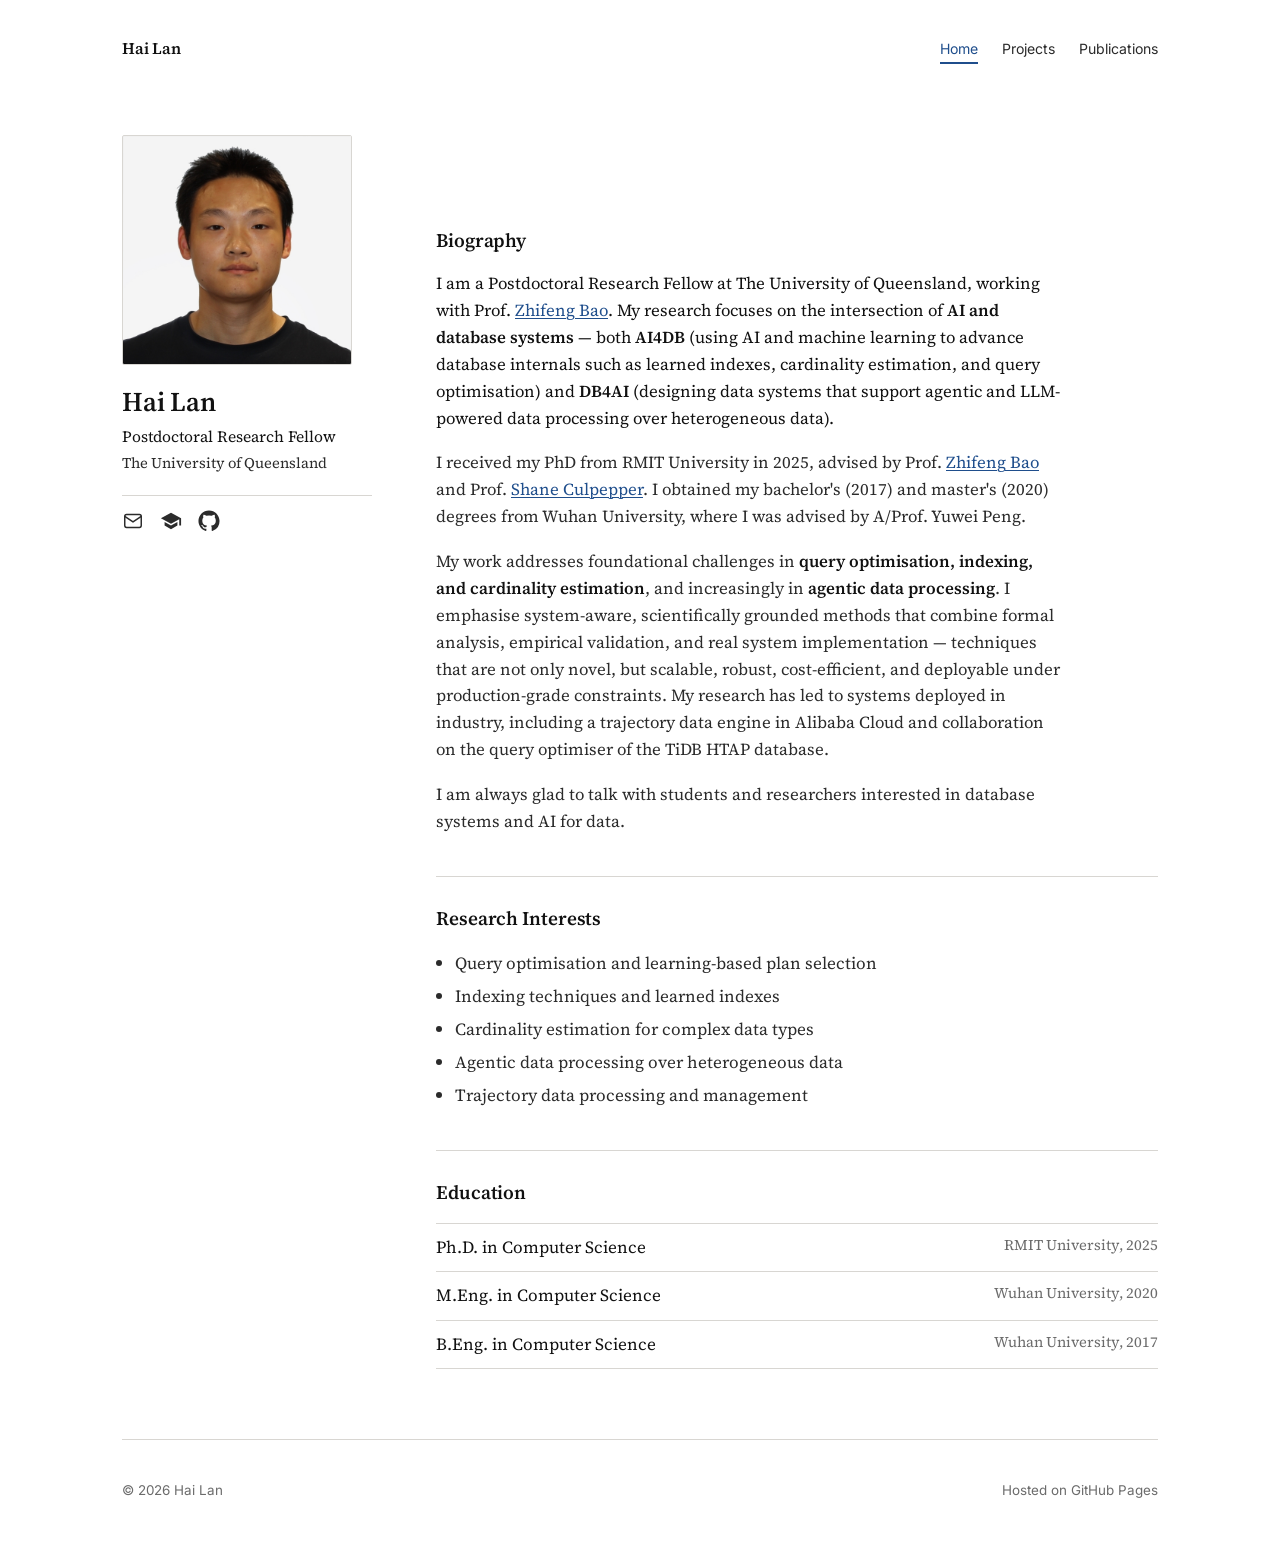
<file: index.html>
<!DOCTYPE html>
<html lang="en">
<head>
<meta charset="UTF-8">
<meta name="viewport" content="width=device-width, initial-scale=1">
<title>Hai Lan</title>
<meta name="description" content="Hai Lan — Postdoctoral Research Fellow at the University of Queensland, working at the intersection of AI and database systems.">
<link rel="preconnect" href="https://fonts.googleapis.com">
<link rel="preconnect" href="https://fonts.gstatic.com" crossorigin>
<link href="https://fonts.googleapis.com/css2?family=Source+Serif+4:ital,opsz,wght@0,8..60,400;0,8..60,500;0,8..60,600;1,8..60,400&family=Inter:wght@400;500;600&display=swap" rel="stylesheet">
<link rel="stylesheet" href="assets/style.css">
</head>
<body>
<div class="proj-shell">

  <div class="nav">
    <a class="home" href="index.html">Hai&nbsp;Lan</a>
    <nav>
      <a href="index.html" aria-current="page">Home</a>
      <a href="projects/index.html">Projects</a>
      <a href="publications.html">Publications</a>
    </nav>
  </div>

  <div class="home-grid">

    <!-- ===== LEFT: photo + identity card (sticky) ===== -->
    <aside class="home-card">
      <div class="photo-wrap">
        <img class="photo" src="assets/avatar.jpg" alt="Hai Lan"
             onerror="this.parentNode.classList.add('photo-empty'); this.remove();">
        <span class="photo-ph">Your photo<br><small>assets/avatar.jpg</small></span>
      </div>
      <h1 class="card-name">Hai&nbsp;Lan</h1>
      <p class="card-role">Postdoctoral Research Fellow</p>
      <p class="card-affil">The University of Queensland</p>

      <div class="card-icons">
        <a href="mailto:h.lan@uq.edu.au" aria-label="Email" title="h.lan@uq.edu.au">
          <svg viewBox="0 0 24 24" fill="none" stroke="currentColor" stroke-width="1.6" stroke-linecap="round" stroke-linejoin="round">
            <rect x="3" y="5" width="18" height="14" rx="2"/><path d="m3 7 9 6 9-6"/>
          </svg>
        </a>
        <a href="https://scholar.google.com.au/citations?hl=en&user=N9aGCT4AAAAJ" target="_blank" rel="noopener" aria-label="Google Scholar" title="Google Scholar">
          <svg viewBox="0 0 24 24" fill="currentColor">
            <path d="M12 3 1 9l11 6 9-4.91V17h2V9L12 3zM5 13.18v3.82L12 21l7-4v-3.82l-7 3.82-7-3.82z"/>
          </svg>
        </a>
        <a href="https://github.com/hailanwhu" target="_blank" rel="noopener" aria-label="GitHub" title="GitHub">
          <svg viewBox="0 0 24 24" fill="currentColor">
            <path d="M12 .5C5.65.5.5 5.65.5 12c0 5.08 3.29 9.39 7.86 10.91.58.1.79-.25.79-.56 0-.27-.01-1-.02-1.96-3.2.69-3.88-1.54-3.88-1.54-.52-1.33-1.28-1.69-1.28-1.69-1.05-.72.08-.7.08-.7 1.16.08 1.77 1.19 1.77 1.19 1.03 1.77 2.7 1.26 3.36.96.1-.75.4-1.26.73-1.55-2.55-.29-5.23-1.28-5.23-5.69 0-1.26.45-2.29 1.19-3.1-.12-.29-.52-1.46.11-3.05 0 0 .97-.31 3.18 1.18a11.1 11.1 0 0 1 5.79 0c2.2-1.49 3.17-1.18 3.17-1.18.63 1.59.23 2.76.11 3.05.74.81 1.19 1.84 1.19 3.1 0 4.42-2.69 5.39-5.25 5.68.41.36.78 1.06.78 2.14 0 1.55-.01 2.8-.01 3.18 0 .31.21.67.8.56A11.51 11.51 0 0 0 23.5 12C23.5 5.65 18.35.5 12 .5z"/>
          </svg>
        </a>
      </div>
    </aside>

    <!-- ===== RIGHT: bio + interests + education ===== -->
    <main class="home-main">

      <section class="bio">
        <h2>Biography</h2>

        <p class="lead">
          I am a Postdoctoral Research Fellow at The University of Queensland, working
          with Prof. <a href="https://baozhifeng.net/" target="_blank" rel="noopener">Zhifeng Bao</a>.
          My research focuses on the intersection of <strong>AI and database systems</strong>
          &mdash; both <strong>AI4DB</strong> (using AI and machine learning to advance
          database internals such as learned indexes, cardinality estimation, and query
          optimisation) and <strong>DB4AI</strong> (designing data systems that support
          agentic and LLM-powered data processing over heterogeneous data).
        </p>

        <p>
          I received my PhD from RMIT University in 2025, advised by Prof.
          <a href="https://baozhifeng.net/" target="_blank" rel="noopener">Zhifeng Bao</a>
          and Prof. <a href="https://about.uq.edu.au/experts/41331" target="_blank" rel="noopener">Shane Culpepper</a>.
          I obtained my bachelor's (2017) and master's (2020) degrees from Wuhan
          University, where I was advised by A/Prof. Yuwei Peng.
        </p>

        <p>
          My work addresses foundational challenges in <strong>query optimisation,
          indexing, and cardinality estimation</strong>, and increasingly in
          <strong>agentic data processing</strong>. I emphasise system-aware,
          scientifically grounded methods that combine formal analysis, empirical
          validation, and real system implementation &mdash; techniques that are not
          only novel, but scalable, robust, cost-efficient, and deployable under
          production-grade constraints. My research has led to systems deployed in
          industry, including a trajectory data engine in Alibaba Cloud and
          collaboration on the query optimiser of the TiDB HTAP database.
        </p>

        <p>
          I am always glad to talk with students and researchers interested in
          database systems and AI for data.
        </p>
      </section>

      <section class="meta-block">
        <h2>Research Interests</h2>
        <ul class="bullets">
          <li>Query optimisation and learning-based plan selection</li>
          <li>Indexing techniques and learned indexes</li>
          <li>Cardinality estimation for complex data types</li>
          <li>Agentic data processing over heterogeneous data</li>
          <li>Trajectory data processing and management</li>
        </ul>
      </section>

      <section class="meta-block">
        <h2>Education</h2>
        <ul class="edu">
          <li>
            <span class="degree">Ph.D. in Computer Science</span>
            <span class="inst">RMIT University, 2025</span>
          </li>
          <li>
            <span class="degree">M.Eng. in Computer Science</span>
            <span class="inst">Wuhan University, 2020</span>
          </li>
          <li>
            <span class="degree">B.Eng. in Computer Science</span>
            <span class="inst">Wuhan University, 2017</span>
          </li>
        </ul>
      </section>

    </main>

  </div>

  <footer>
    <span>&copy; 2026 Hai Lan</span>
    <span>Hosted on GitHub Pages</span>
  </footer>

</div>
</body>
</html>
</file>
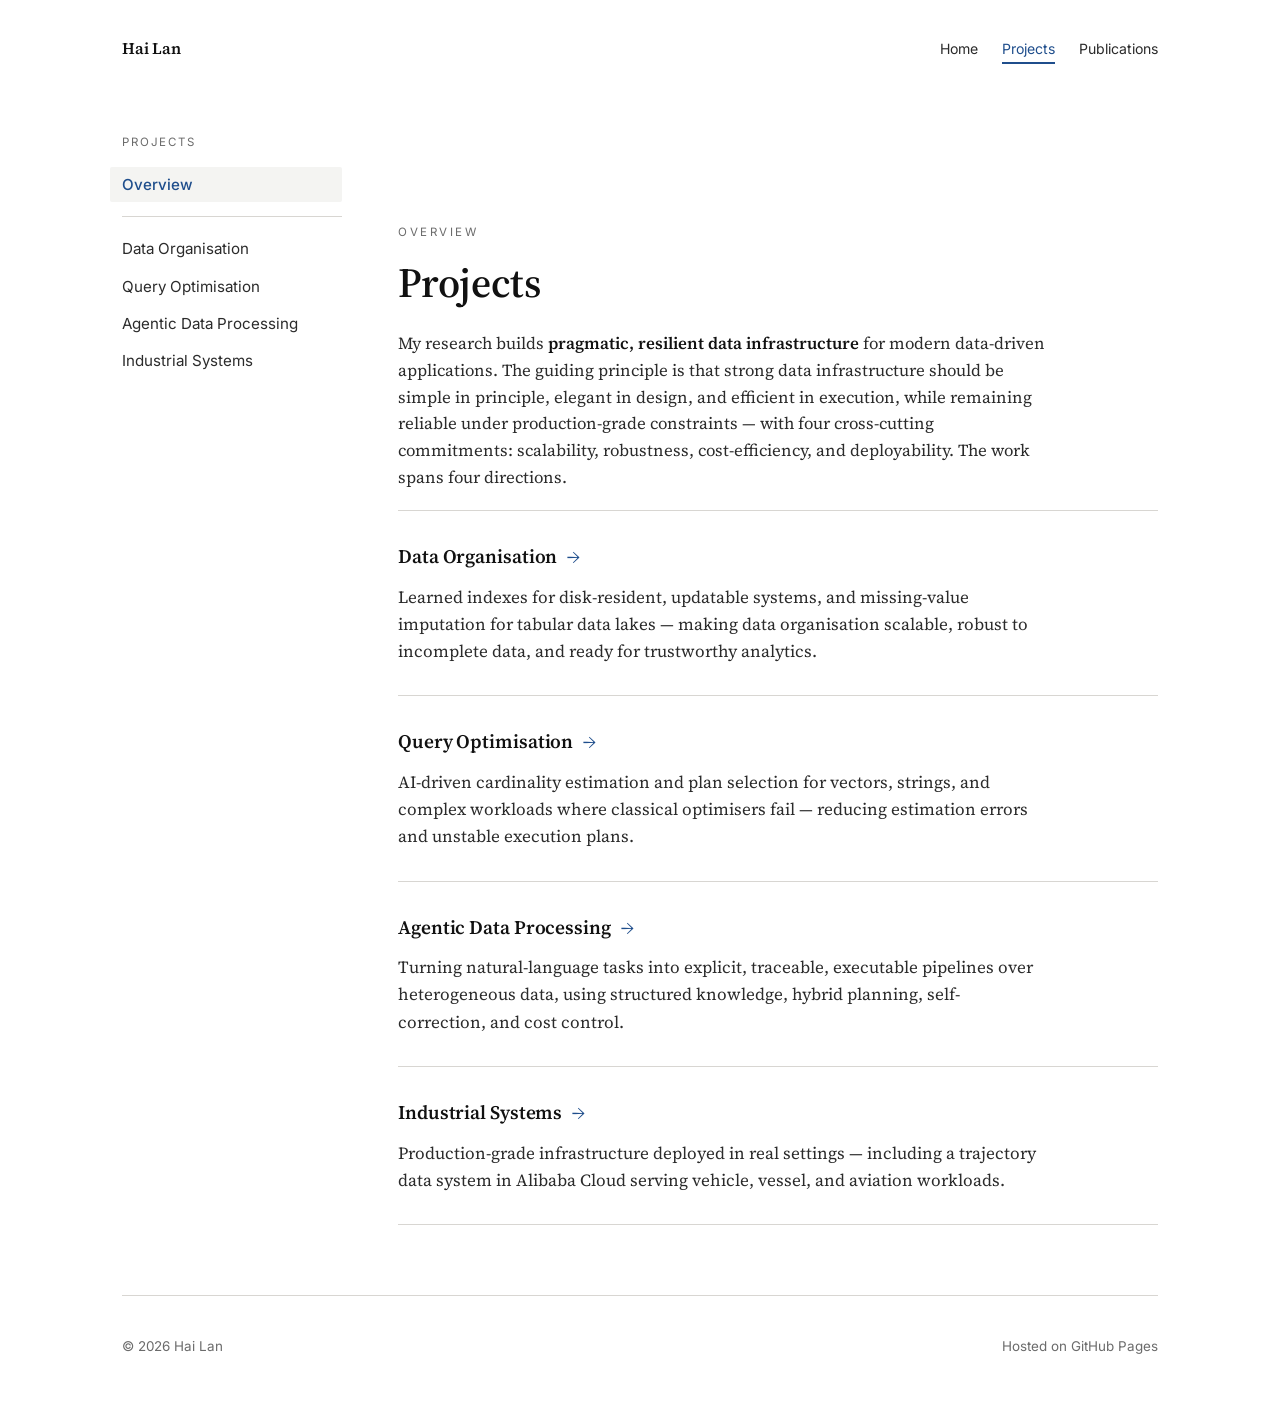
<file: projects/index.html>
<!DOCTYPE html>
<html lang="en">
<head>
<meta charset="UTF-8">
<meta name="viewport" content="width=device-width, initial-scale=1">
<title>Projects &middot; Hai Lan</title>
<meta name="description" content="Research projects by Hai Lan.">
<link rel="preconnect" href="https://fonts.googleapis.com">
<link rel="preconnect" href="https://fonts.gstatic.com" crossorigin>
<link href="https://fonts.googleapis.com/css2?family=Source+Serif+4:ital,opsz,wght@0,8..60,400;0,8..60,500;0,8..60,600;1,8..60,400&family=Inter:wght@400;500;600&display=swap" rel="stylesheet">
<link rel="stylesheet" href="../assets/style.css">
</head>
<body>
<div class="proj-shell">

  <div class="nav">
    <a class="home" href="../index.html">Hai&nbsp;Lan</a>
    <nav>
      <a href="../index.html">Home</a>
      <a href="index.html" aria-current="page">Projects</a>
      <a href="../publications.html">Publications</a>
    </nav>
  </div>

  <div class="proj-grid">

    <aside class="proj-side">
      <p class="side-label">Projects</p>
      <ul>
        <li><a href="index.html" aria-current="page">Overview</a></li>
        <hr class="side-sep">
        <li><a href="data-organisation.html">Data Organisation</a></li>
        <li><a href="query-optimisation.html">Query Optimisation</a></li>
        <li><a href="agentic-data.html">Agentic Data Processing</a></li>
        <li><a href="industrial.html">Industrial Systems</a></li>
      </ul>
    </aside>

    <main class="proj-main">
      <p class="eyebrow">Overview</p>
      <h1 class="title">Projects</h1>

      <div class="cat-intro">
        <p>
          My research builds <strong>pragmatic, resilient data infrastructure</strong>
          for modern data-driven applications. The guiding principle is that strong
          data infrastructure should be simple in principle, elegant in design, and
          efficient in execution, while remaining reliable under production-grade
          constraints &mdash; with four cross-cutting commitments: scalability,
          robustness, cost-efficiency, and deployability. The work spans four
          directions.
        </p>
      </div>

      <ul class="cat-list">
        <li>
          <a class="cat-title" href="data-organisation.html">
            Data&nbsp;Organisation <span class="arrow">&rarr;</span>
          </a>
          <p class="cat-blurb">
            Learned indexes for disk-resident, updatable systems, and missing-value
            imputation for tabular data lakes &mdash; making data organisation
            scalable, robust to incomplete data, and ready for trustworthy analytics.
          </p>
        </li>
        <li>
          <a class="cat-title" href="query-optimisation.html">
            Query&nbsp;Optimisation <span class="arrow">&rarr;</span>
          </a>
          <p class="cat-blurb">
            AI-driven cardinality estimation and plan selection for vectors, strings,
            and complex workloads where classical optimisers fail &mdash; reducing
            estimation errors and unstable execution plans.
          </p>
        </li>
        <li>
          <a class="cat-title" href="agentic-data.html">
            Agentic Data&nbsp;Processing <span class="arrow">&rarr;</span>
          </a>
          <p class="cat-blurb">
            Turning natural-language tasks into explicit, traceable, executable
            pipelines over heterogeneous data, using structured knowledge,
            hybrid planning, self-correction, and cost control.
          </p>
        </li>
        <li>
          <a class="cat-title" href="industrial.html">
            Industrial&nbsp;Systems <span class="arrow">&rarr;</span>
          </a>
          <p class="cat-blurb">
            Production-grade infrastructure deployed in real settings &mdash; including
            a trajectory data system in Alibaba Cloud serving vehicle, vessel, and
            aviation workloads.
          </p>
        </li>
      </ul>
    </main>

  </div>

  <footer>
    <span>&copy; 2026 Hai Lan</span>
    <span>Hosted on GitHub Pages</span>
  </footer>

</div>
</body>
</html>
</file>
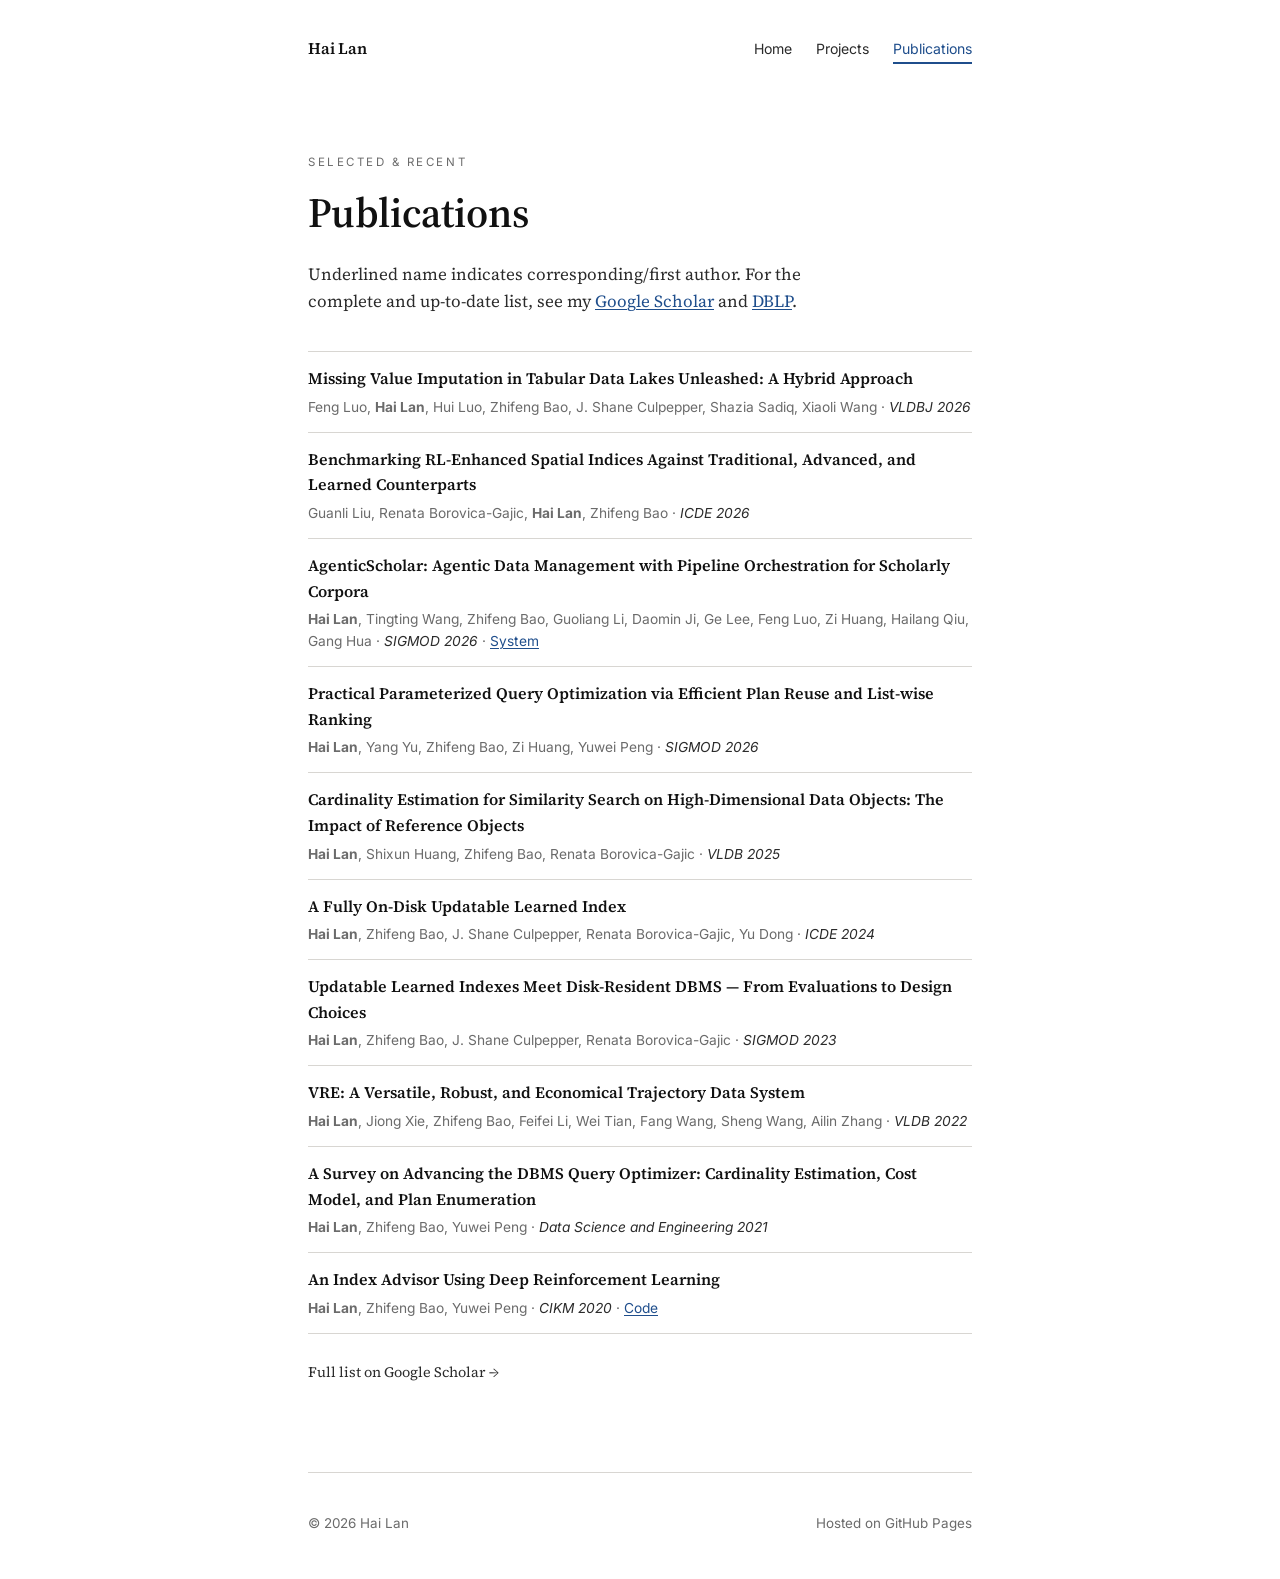
<file: publications.html>
<!DOCTYPE html>
<html lang="en">
<head>
<meta charset="UTF-8">
<meta name="viewport" content="width=device-width, initial-scale=1">
<title>Publications &middot; Hai Lan</title>
<meta name="description" content="Publications by Hai Lan.">
<link rel="preconnect" href="https://fonts.googleapis.com">
<link rel="preconnect" href="https://fonts.gstatic.com" crossorigin>
<link href="https://fonts.googleapis.com/css2?family=Source+Serif+4:ital,opsz,wght@0,8..60,400;0,8..60,500;0,8..60,600;1,8..60,400&family=Inter:wght@400;500;600&display=swap" rel="stylesheet">
<link rel="stylesheet" href="assets/style.css">
</head>
<body>
<div class="page">

  <div class="nav">
    <a class="home" href="index.html">Hai&nbsp;Lan</a>
    <nav>
      <a href="index.html">Home</a>
      <a href="projects/index.html">Projects</a>
      <a href="publications.html" aria-current="page">Publications</a>
    </nav>
  </div>

  <main>
    <p class="eyebrow">Selected &amp; Recent</p>
    <h1 class="title">Publications</h1>

    <div class="intro">
      <p>
        Underlined name indicates corresponding/first author. For the complete and
        up-to-date list, see my
        <a class="inline" href="https://scholar.google.com.au/citations?hl=en&user=N9aGCT4AAAAJ" target="_blank" rel="noopener">Google&nbsp;Scholar</a>
        and
        <a class="inline" href="https://dblp.org/pid/183/0793.html" target="_blank" rel="noopener">DBLP</a>.
      </p>
    </div>

    <ul class="pubs">

      <li>
        <div class="pub-title">Missing Value Imputation in Tabular Data Lakes Unleashed: A Hybrid Approach</div>
        <div class="pub-meta">
          Feng Luo, <strong>Hai Lan</strong>, Hui Luo, Zhifeng Bao, J. Shane Culpepper, Shazia Sadiq, Xiaoli Wang &middot;
          <span class="venue">VLDBJ 2026</span>
        </div>
      </li>

      <li>
        <div class="pub-title">Benchmarking RL-Enhanced Spatial Indices Against Traditional, Advanced, and Learned Counterparts</div>
        <div class="pub-meta">
          Guanli Liu, Renata Borovica-Gajic, <strong>Hai Lan</strong>, Zhifeng Bao &middot;
          <span class="venue">ICDE 2026</span>
        </div>
      </li>

      <li>
        <div class="pub-title">AgenticScholar: Agentic Data Management with Pipeline Orchestration for Scholarly Corpora</div>
        <div class="pub-meta">
          <strong>Hai Lan</strong>, Tingting Wang, Zhifeng Bao, Guoliang Li, Daomin Ji, Ge Lee, Feng Luo, Zi Huang, Hailang Qiu, Gang Hua &middot;
          <span class="venue">SIGMOD 2026</span> &middot;
          <a href="#" target="_blank" rel="noopener">System</a>
        </div>
      </li>

      <li>
        <div class="pub-title">Practical Parameterized Query Optimization via Efficient Plan Reuse and List-wise Ranking</div>
        <div class="pub-meta">
          <strong>Hai Lan</strong>, Yang Yu, Zhifeng Bao, Zi Huang, Yuwei Peng &middot;
          <span class="venue">SIGMOD 2026</span>
        </div>
      </li>

      <li>
        <div class="pub-title">Cardinality Estimation for Similarity Search on High-Dimensional Data Objects: The Impact of Reference Objects</div>
        <div class="pub-meta">
          <strong>Hai Lan</strong>, Shixun Huang, Zhifeng Bao, Renata Borovica-Gajic &middot;
          <span class="venue">VLDB 2025</span>
        </div>
      </li>

      <li>
        <div class="pub-title">A Fully On-Disk Updatable Learned Index</div>
        <div class="pub-meta">
          <strong>Hai Lan</strong>, Zhifeng Bao, J. Shane Culpepper, Renata Borovica-Gajic, Yu Dong &middot;
          <span class="venue">ICDE 2024</span>
        </div>
      </li>

      <li>
        <div class="pub-title">Updatable Learned Indexes Meet Disk-Resident DBMS &mdash; From Evaluations to Design Choices</div>
        <div class="pub-meta">
          <strong>Hai Lan</strong>, Zhifeng Bao, J. Shane Culpepper, Renata Borovica-Gajic &middot;
          <span class="venue">SIGMOD 2023</span>
        </div>
      </li>

      <li>
        <div class="pub-title">VRE: A Versatile, Robust, and Economical Trajectory Data System</div>
        <div class="pub-meta">
          <strong>Hai Lan</strong>, Jiong Xie, Zhifeng Bao, Feifei Li, Wei Tian, Fang Wang, Sheng Wang, Ailin Zhang &middot;
          <span class="venue">VLDB 2022</span>
        </div>
      </li>

      <li>
        <div class="pub-title">A Survey on Advancing the DBMS Query Optimizer: Cardinality Estimation, Cost Model, and Plan Enumeration</div>
        <div class="pub-meta">
          <strong>Hai Lan</strong>, Zhifeng Bao, Yuwei Peng &middot;
          <span class="venue">Data Science and Engineering 2021</span>
        </div>
      </li>

      <li>
        <div class="pub-title">An Index Advisor Using Deep Reinforcement Learning</div>
        <div class="pub-meta">
          <strong>Hai Lan</strong>, Zhifeng Bao, Yuwei Peng &middot;
          <span class="venue">CIKM 2020</span> &middot;
          <a href="https://github.com/rmitbggroup/IndexAdvisor" target="_blank" rel="noopener">Code</a>
        </div>
      </li>

    </ul>

    <p style="margin-top:24px;">
      <a class="back" href="https://scholar.google.com.au/citations?hl=en&user=N9aGCT4AAAAJ" target="_blank" rel="noopener" style="margin-top:0;">Full list on Google Scholar &rarr;</a>
    </p>
  </main>

  <footer>
    <span>&copy; 2026 Hai Lan</span>
    <span>Hosted on GitHub Pages</span>
  </footer>

</div>
</body>
</html>
</file>
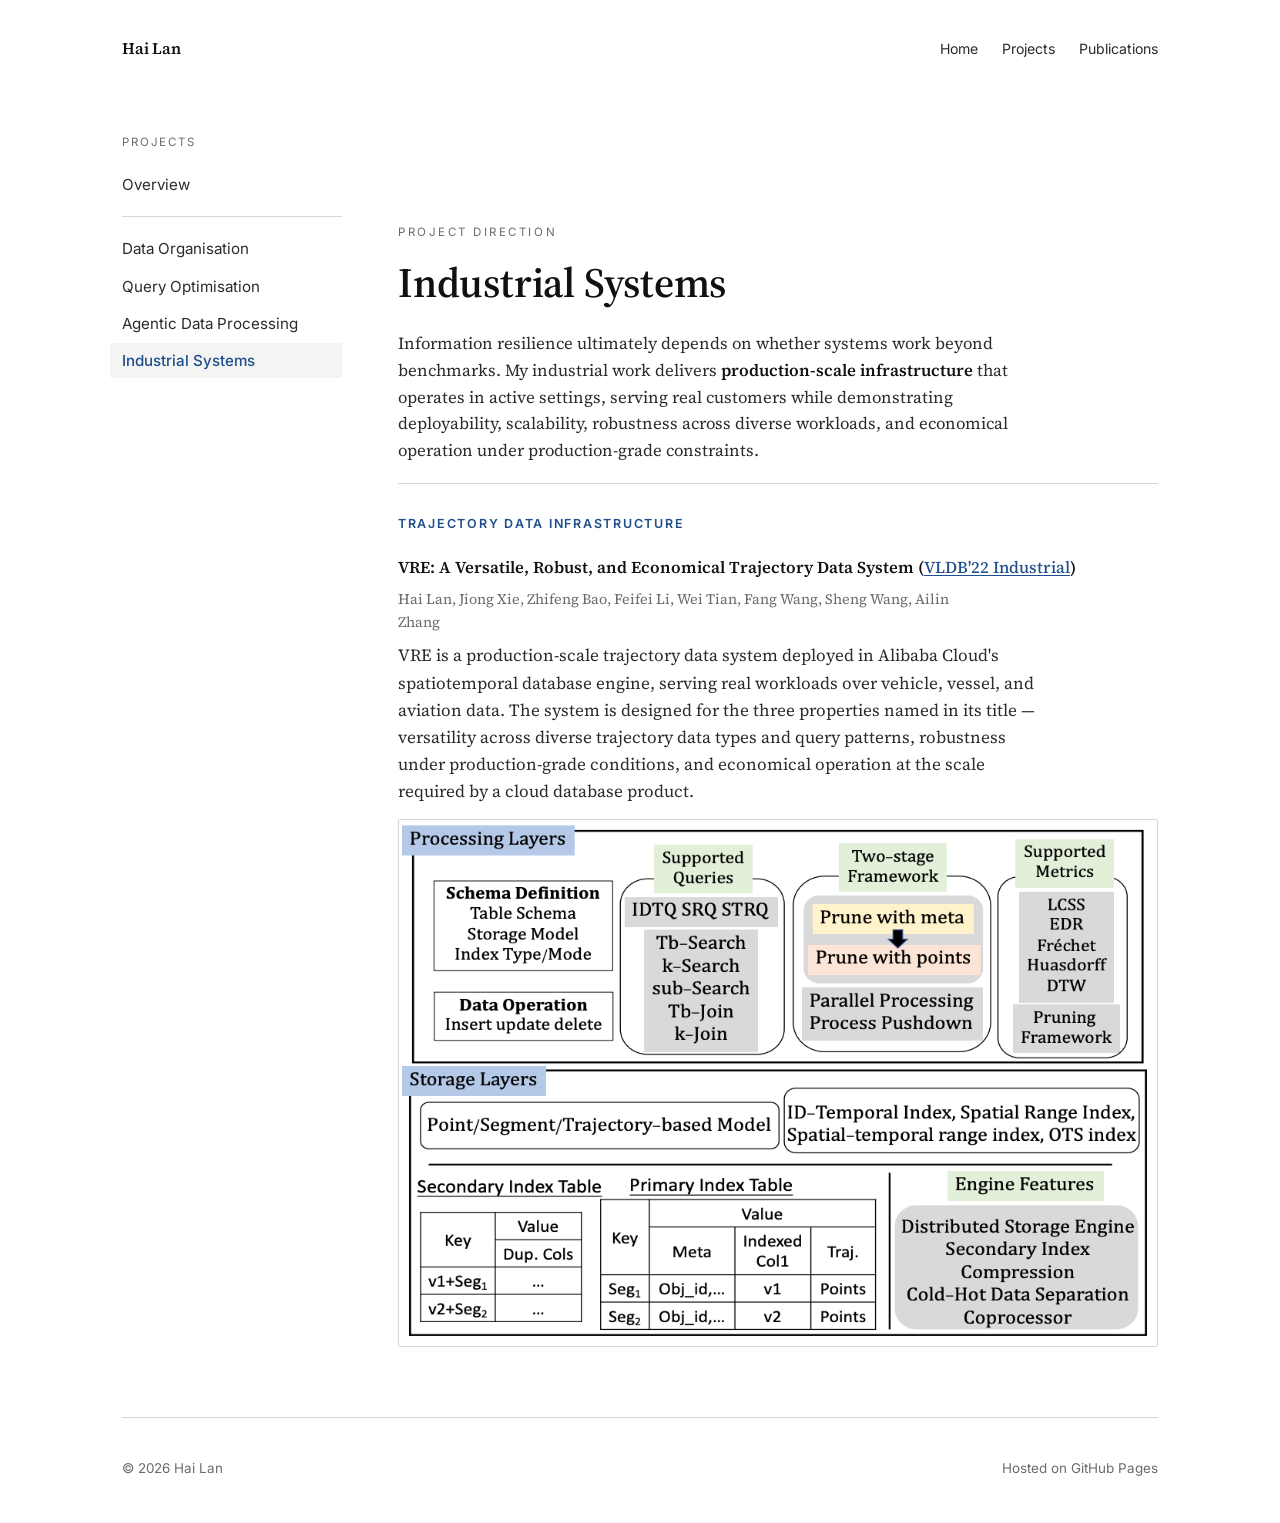
<file: projects/industrial.html>
<!DOCTYPE html>
<html lang="en">
<head>
<meta charset="UTF-8">
<meta name="viewport" content="width=device-width, initial-scale=1">
<title>Industrial Systems &middot; Hai Lan</title>
<meta name="description" content="Production-grade systems deployed in industry.">
<link rel="preconnect" href="https://fonts.googleapis.com">
<link rel="preconnect" href="https://fonts.gstatic.com" crossorigin>
<link href="https://fonts.googleapis.com/css2?family=Source+Serif+4:ital,opsz,wght@0,8..60,400;0,8..60,500;0,8..60,600;1,8..60,400&family=Inter:wght@400;500;600&display=swap" rel="stylesheet">
<link rel="stylesheet" href="../assets/style.css">
</head>
<body>
<div class="proj-shell">

  <div class="nav">
    <a class="home" href="../index.html">Hai&nbsp;Lan</a>
    <nav>
      <a href="../index.html">Home</a>
      <a href="index.html">Projects</a>
      <a href="../publications.html">Publications</a>
    </nav>
  </div>

  <div class="proj-grid">

    <aside class="proj-side">
      <p class="side-label">Projects</p>
      <ul>
        <li><a href="index.html">Overview</a></li>
        <hr class="side-sep">
        <li><a href="data-organisation.html">Data Organisation</a></li>
        <li><a href="query-optimisation.html">Query Optimisation</a></li>
        <li><a href="agentic-data.html">Agentic Data Processing</a></li>
        <li><a href="industrial.html" aria-current="page">Industrial Systems</a></li>
      </ul>
    </aside>

    <main class="proj-main">
      <p class="eyebrow">Project Direction</p>
      <h1 class="title">Industrial&nbsp;Systems</h1>

      <div class="cat-intro">
        <p>Information resilience ultimately depends on whether systems work
        beyond benchmarks. My industrial work delivers
        <strong>production-scale infrastructure</strong> that operates in active
        settings, serving real customers while demonstrating deployability,
        scalability, robustness across diverse workloads, and economical operation
        under production-grade constraints.</p>
      </div>

      <section class="topic">
        <h2>Trajectory Data Infrastructure</h2>

        <article class="paper">
          <p class="ptitle">
            VRE: A Versatile, Robust, and Economical Trajectory Data System
            <span class="plinks">
              (<a href="#" target="_blank" rel="noopener">VLDB'22 Industrial</a>)
            </span>
          </p>
          <p class="pdesc" style="color:var(--ink-faint);font-size:0.9rem;margin-bottom:8px;">Hai Lan, Jiong Xie, Zhifeng Bao, Feifei Li, Wei Tian, Fang Wang, Sheng Wang, Ailin Zhang</p>
          <p class="pdesc">
            VRE is a production-scale trajectory data system deployed in
            Alibaba Cloud's spatiotemporal database engine, serving real
            workloads over vehicle, vessel, and aviation data. The system is
            designed for the three properties named in its title &mdash;
            versatility across diverse trajectory data types and query patterns,
            robustness under production-grade conditions, and economical operation
            at the scale required by a cloud database product.
          </p>
          <div class="media">
            <div class="figure"><img src="../assets/vre.png" alt="VRE"></div>
          </div>
        </article>
      </section>

    </main>
  </div>

  <footer>
    <span>&copy; 2026 Hai Lan</span>
    <span>Hosted on GitHub Pages</span>
  </footer>

</div>
</body>
</html>
</file>
<file: assets/style.css>
/* ============================================================
   Shared stylesheet — academic personal site
   Visual language: serious, scholarly, paper-like.
   White background, dark serif text, classic blue links.
   ============================================================ */

:root {
  /* Palette: white paper, near-black ink, classic academic blue */
  --paper:      #ffffff;
  --paper-2:    #f4f4f2;
  --ink:        #111111;
  --ink-soft:   #2b2b2b;
  --ink-faint:  #6b6b6b;
  --accent:     #1f4e8c;   /* classic academic blue */
  --rule:       #d8d6d2;

  --maxw: 720px;          /* readable column for prose pages */

  /* Typography: serif body (scholarly), tighter sans for nav/tags */
  --serif: "Source Serif 4", "Charter", "Iowan Old Style", Georgia, "Times New Roman", serif;
  --sans:  "Inter", "Helvetica Neue", Arial, sans-serif;
}

* { box-sizing: border-box; }
html { -webkit-text-size-adjust: 100%; }

body {
  margin: 0;
  background: var(--paper);
  color: var(--ink);
  font-family: var(--serif);
  font-size: 17px;
  line-height: 1.6;
  -webkit-font-smoothing: antialiased;
  text-rendering: optimizeLegibility;
}
/* remove the warm radial overlay */
body::before { display: none; }
.page {
  max-width: var(--maxw);
  margin: 0 auto;
  padding: 0 28px;
  min-height: 100vh;
  display: flex;
  flex-direction: column;
}

/* ---------- nav (minimal, same on every page) ---------- */
.nav {
  display: flex;
  align-items: baseline;
  justify-content: space-between;
  flex-wrap: wrap;
  gap: 12px;
  padding: 36px 0 0;
}
.nav .home {
  font-family: var(--serif);
  font-size: 1.1rem;
  font-weight: 600;
  letter-spacing: -0.01em;
  color: var(--ink);
  text-decoration: none;
}
.nav .home:hover { color: var(--accent); }
.nav nav { display: flex; gap: 24px; font-size: 0.92rem; }
.nav nav a {
  color: var(--ink-soft);
  text-decoration: none;
  position: relative;
  padding-bottom: 2px;
  transition: color 0.18s ease;
}
.nav nav a::after {
  content: ""; position: absolute; left: 0; bottom: -1px;
  width: 0; height: 1.5px; background: var(--accent);
  transition: width 0.22s ease;
}
.nav nav a:hover,
.nav nav a[aria-current="page"] { color: var(--accent); }
.nav nav a:hover::after,
.nav nav a[aria-current="page"]::after { width: 100%; }

/* ---------- main: vertically generous ---------- */
main {
  flex: 1;
  padding-top: 90px;
  animation: rise 0.65s cubic-bezier(0.2,0.7,0.2,1) both;
}

.eyebrow {
  font-size: 0.76rem;
  letter-spacing: 0.18em;
  text-transform: uppercase;
  color: var(--accent);
  margin: 0 0 18px;
}

h1.title {
  font-family: var(--serif);
  font-weight: 600;
  font-size: clamp(2.3rem, 6vw, 3.2rem);
  line-height: 1.05;
  letter-spacing: -0.02em;
  margin: 0 0 24px;
}

/* body prose — the single focus of each page */
.prose p {
  font-size: 1.06rem;
  color: var(--ink-soft);
  margin: 0 0 20px;
  max-width: 60ch;
}
.prose p.lead { color: var(--ink); font-size: 1.12rem; }
.prose strong { color: var(--ink); font-weight: 600; }
.prose a {
  color: var(--accent);
  text-decoration: none;
  border-bottom: 1px solid rgba(154,59,27,0.32);
  transition: border-color 0.18s ease;
}
.prose a:hover { border-color: var(--accent); }

/* contact line on home */
.links {
  display: flex; flex-wrap: wrap;
  gap: 8px 22px;
  font-size: 0.95rem;
  margin-top: 30px;
}
.links a {
  color: var(--ink-soft);
  text-decoration: none;
  border-bottom: 1px solid var(--rule);
  padding-bottom: 1px;
  transition: color 0.18s ease, border-color 0.18s ease;
}
.links a:hover { color: var(--accent); border-color: var(--accent); }

/* ---------- projects overview: category list ---------- */
.cat-list { list-style: none; padding: 0; margin: 8px 0 0; }
.cat-list li {
  border-top: 1px solid var(--rule);
  padding: 30px 0;
}
.cat-list li:last-child { border-bottom: 1px solid var(--rule); }
.cat-list a.cat-title {
  font-family: var(--serif);
  font-size: 1.5rem;
  font-weight: 600;
  letter-spacing: -0.01em;
  color: var(--ink);
  text-decoration: none;
  display: inline-flex; align-items: center; gap: 10px;
  transition: color 0.18s ease, gap 0.2s ease;
}
.cat-list a.cat-title:hover { color: var(--accent); gap: 16px; }
.cat-list a.cat-title .arrow { color: var(--accent); font-weight: 400; }
.cat-list .cat-blurb {
  margin: 12px 0 0;
  color: var(--ink-soft);
  max-width: 60ch;
}

/* ---------- category page: project entries ---------- */
.entry {
  border-top: 1px solid var(--rule);
  padding: 34px 0;
}
.entry:last-of-type { border-bottom: 1px solid var(--rule); }
.entry h2 {
  font-family: var(--serif);
  font-weight: 600;
  font-size: 1.4rem;
  letter-spacing: -0.01em;
  margin: 0 0 12px;
}
.entry p { color: var(--ink-soft); margin: 0 0 16px; max-width: 60ch; }

.resources { display: flex; flex-wrap: wrap; gap: 9px; margin-top: 16px; }
.resource {
  display: inline-flex; align-items: center; gap: 7px;
  font-size: 0.88rem;
  color: var(--ink);
  text-decoration: none;
  background: var(--paper-2);
  border: 1px solid var(--rule);
  border-radius: 8px;
  padding: 7px 13px;
  transition: border-color 0.18s ease, transform 0.18s ease, background 0.18s ease;
}
.resource:hover { border-color: var(--accent); background: #fff; transform: translateY(-1px); }
.resource .dot { width: 6px; height: 6px; border-radius: 50%; background: var(--accent); flex: none; }

/* ---------- publications ---------- */
.pubs { list-style: none; padding: 0; margin: 8px 0 0; }
.pubs li { padding: 20px 0; border-top: 1px solid var(--rule); }
.pubs li:last-child { border-bottom: 1px solid var(--rule); }
.pub-title { color: var(--ink); font-weight: 500; font-size: 1.04rem; }
.pub-meta { font-size: 0.9rem; color: var(--ink-faint); margin-top: 4px; }
.pub-meta .venue { color: var(--accent); font-style: italic; }
.pub-meta a { color: var(--ink-faint); border-bottom: 1px solid var(--rule); text-decoration: none; }
.pub-meta a:hover { color: var(--accent); border-color: var(--accent); }

/* ---------- intro paragraph above a list ---------- */
.intro { margin: 0 0 36px; }
.intro p { color: var(--ink-soft); max-width: 60ch; }

/* ---------- back link ---------- */
.back {
  display: inline-flex; align-items: center; gap: 7px;
  font-size: 0.9rem; color: var(--ink-soft);
  text-decoration: none; margin-top: 54px;
}
.back:hover { color: var(--accent); }

/* ---------- footer ---------- */
footer {
  padding: 40px 0 44px;
  margin-top: 70px;
  border-top: 1px solid var(--rule);
  font-size: 0.84rem;
  color: var(--ink-faint);
  display: flex; justify-content: space-between; flex-wrap: wrap; gap: 10px;
}

/* ---------- motion ---------- */
@keyframes rise {
  from { opacity: 0; transform: translateY(12px); }
  to   { opacity: 1; transform: translateY(0); }
}
@media (prefers-reduced-motion: reduce) {
  * { animation: none !important; transition: none !important; }
}

@media (max-width: 560px) {
  body { font-size: 16px; }
  main { padding-top: 60px; }
  .nav { padding-top: 26px; }
  .nav nav { gap: 18px; }
}

/* ============================================================
   Homepage — identity block, biography, interests, education
   ============================================================ */

.id-block {
  display: flex;
  gap: 28px;
  align-items: center;
  margin-bottom: 12px;
}
.avatar {
  width: 132px;
  height: 132px;
  border-radius: 50%;
  object-fit: cover;
  flex: none;
  border: 1px solid var(--rule);
}
.id-text h1.title { margin: 0 0 6px; }
.role {
  font-size: 1rem;
  color: var(--ink-soft);
  margin: 0 0 14px;
}
.id-links {
  display: flex;
  flex-wrap: wrap;
  gap: 6px 18px;
  font-size: 0.92rem;
}
.id-links a {
  color: var(--ink-soft);
  text-decoration: none;
  border-bottom: 1px solid var(--rule);
  padding-bottom: 1px;
  transition: color 0.18s ease, border-color 0.18s ease;
}
.id-links a:hover { color: var(--accent); border-color: var(--accent); }

.bio { margin-top: 30px; }
.bio h2,
.meta-block h2 {
  font-family: var(--serif);
  font-weight: 600;
  font-size: 1.45rem;
  letter-spacing: -0.01em;
  margin: 40px 0 16px;
  padding-top: 26px;
  border-top: 1px solid var(--rule);
}
.bio h2:first-child { border-top: none; padding-top: 0; margin-top: 8px; }
.bio p {
  font-size: 1.05rem;
  color: var(--ink-soft);
  margin: 0 0 18px;
  max-width: 64ch;
}
.bio p.lead { color: var(--ink); }
.bio strong { color: var(--ink); font-weight: 600; }
.bio a {
  color: var(--accent);
  text-decoration: none;
  border-bottom: 1px solid rgba(154,59,27,0.32);
}
.bio a:hover { border-color: var(--accent); }

.bullets { margin: 0; padding-left: 1.1em; }
.bullets li { color: var(--ink-soft); margin-bottom: 6px; }

.edu { list-style: none; padding: 0; margin: 0; }
.edu li {
  display: flex;
  justify-content: space-between;
  flex-wrap: wrap;
  gap: 6px;
  padding: 10px 0;
  border-bottom: 1px solid var(--rule);
}
.edu li:first-child { border-top: 1px solid var(--rule); }
.edu .degree { color: var(--ink); }
.edu .inst { color: var(--ink-faint); font-size: 0.92rem; }

@media (max-width: 560px) {
  .id-block { flex-direction: column; align-items: flex-start; gap: 18px; }
  .avatar { width: 104px; height: 104px; }
}

/* ============================================================
   Project category page — Bao style: long intro + topics +
   paper entries with links, figure & video placeholders
   ============================================================ */

.cat-intro p {
  font-size: 1.05rem;
  color: var(--ink-soft);
  margin: 0 0 18px;
  max-width: 64ch;
}
.cat-intro strong { color: var(--ink); font-weight: 600; }
.cat-intro a { color: var(--accent); text-decoration: none; border-bottom: 1px solid rgba(154,59,27,0.32); }

.topic {
  margin-top: 8px;
  padding-top: 30px;
  border-top: 1px solid var(--rule);
}
.topic > h2 {
  font-family: var(--serif);
  font-weight: 600;
  font-size: 1.3rem;
  letter-spacing: -0.01em;
  margin: 0 0 20px;
}

.paper { margin: 0 0 34px; }
.paper:last-child { margin-bottom: 0; }
.paper .ptitle {
  font-weight: 600;
  color: var(--ink);
  font-size: 1.04rem;
  line-height: 1.45;
  margin: 0 0 8px;
}
.paper .plinks { display: inline; }
.paper .plinks a {
  color: var(--accent);
  text-decoration: none;
  font-weight: 500;
  border-bottom: 1px solid rgba(154,59,27,0.3);
}
.paper .plinks a:hover { border-color: var(--accent); }
.paper .ptags {
  display: flex; flex-wrap: wrap; gap: 6px;
  margin: 8px 0 12px;
}
.paper .ptag {
  font-size: 0.72rem;
  letter-spacing: 0.03em;
  color: var(--ink-faint);
  background: var(--paper-2);
  border: 1px solid var(--rule);
  border-radius: 999px;
  padding: 2px 10px;
}
.paper .pdesc {
  color: var(--ink-soft);
  margin: 0 0 14px;
  max-width: 64ch;
}

/* media: figure + video placeholders */
.media { margin: 14px 0 0; }
.figure {
  display: block;
  border: 1px solid var(--rule);
  border-radius: 10px;
  overflow: hidden;
  background: var(--paper-2);
}
.figure img { display: block; width: 100%; height: auto; }
.figure.placeholder {
  display: flex; align-items: center; justify-content: center;
  min-height: 140px;
  color: var(--ink-faint);
  font-size: 0.85rem;
}
.video {
  position: relative;
  margin-top: 12px;
  aspect-ratio: 16 / 9;
  border: 1px solid var(--rule);
  border-radius: 10px;
  overflow: hidden;
  background: var(--paper-2);
}
.video iframe { position: absolute; inset: 0; width: 100%; height: 100%; border: 0; }
.video.placeholder {
  display: flex; align-items: center; justify-content: center;
  color: var(--ink-faint); font-size: 0.85rem;
}

/* contents sidebar (sticky on wide screens) */
.cat-layout { display: block; }
@media (min-width: 920px) {
  .cat-layout {
    display: grid;
    grid-template-columns: 1fr 200px;
    gap: 48px;
    align-items: start;
  }
  .toc {
    position: sticky;
    top: 40px;
    order: 2;
    font-size: 0.88rem;
  }
  .cat-body { order: 1; min-width: 0; }
}
.toc { margin-top: 40px; }
.toc .toc-label {
  font-size: 0.72rem; letter-spacing: 0.16em; text-transform: uppercase;
  color: var(--ink-faint); margin: 0 0 12px;
}
.toc ul { list-style: none; padding: 0; margin: 0; }
.toc li { margin-bottom: 9px; }
.toc a {
  color: var(--ink-soft);
  text-decoration: none;
  border-bottom: 1px solid transparent;
  transition: color 0.16s ease;
}
.toc a:hover { color: var(--accent); }
@media (max-width: 919px) { .toc { display: none; } }

/* ============================================================
   Projects section — persistent left sidebar (Bao style)
   Wider shell so the two columns fill the page.
   ============================================================ */

.proj-shell {
  max-width: 1100px;
  margin: 0 auto;
  padding: 0 32px;
  min-height: 100vh;
  display: flex;
  flex-direction: column;
}
.proj-shell .nav { padding-left: 0; padding-right: 0; max-width: none; }

.proj-grid {
  flex: 1;
  display: grid;
  grid-template-columns: 220px 1fr;
  gap: 56px;
  padding-top: 70px;
  align-items: start;
}

/* left sidebar */
.proj-side {
  position: sticky;
  top: 40px;
}
.proj-side .side-label {
  font-size: 0.72rem;
  letter-spacing: 0.16em;
  text-transform: uppercase;
  color: var(--ink-faint);
  margin: 0 0 16px;
}
.proj-side ul { list-style: none; padding: 0; margin: 0; }
.proj-side li { margin-bottom: 2px; }
.proj-side a {
  display: block;
  padding: 7px 12px;
  margin-left: -12px;
  border-radius: 7px;
  color: var(--ink-soft);
  text-decoration: none;
  font-size: 0.95rem;
  line-height: 1.4;
  transition: background 0.16s ease, color 0.16s ease;
}
.proj-side a:hover { background: var(--paper-2); color: var(--accent); }
.proj-side a[aria-current="page"] {
  background: var(--paper-2);
  color: var(--accent);
  font-weight: 500;
}
.proj-side .side-sep {
  height: 1px; background: var(--rule);
  margin: 14px 0; border: 0;
}

/* right column content */
.proj-main { min-width: 0; animation: rise 0.6s cubic-bezier(0.2,0.7,0.2,1) both; }
.proj-main .eyebrow { margin-top: 0; }

/* on narrow screens: sidebar becomes a horizontal strip on top */
@media (max-width: 820px) {
  .proj-grid { grid-template-columns: 1fr; gap: 28px; padding-top: 44px; }
  .proj-side { position: static; }
  .proj-side ul { display: flex; flex-wrap: wrap; gap: 4px; }
  .proj-side li { margin: 0; }
  .proj-side .side-sep { display: none; }
  .proj-side a { margin-left: 0; }
}

/* let category/overview right-column prose use the available width */
.proj-main .cat-intro p,
.proj-main .pdesc,
.proj-main .cat-blurb { max-width: 72ch; }
.proj-main .figure.placeholder { min-height: 180px; }
.proj-main .video { max-width: 640px; }

/* ============================================================
   Homepage — two-column (left photo/identity card, right bio)
   Mirrors the Projects shell width so pages feel consistent.
   ============================================================ */

.home-grid {
  flex: 1;
  display: grid;
  grid-template-columns: 250px 1fr;
  gap: 64px;
  padding-top: 72px;
  align-items: start;
}

/* left identity card (sticky on scroll) */
.home-card {
  position: sticky;
  top: 40px;
}
.home-card .photo {
  width: 100%;
  max-width: 230px;
  aspect-ratio: 1 / 1;
  object-fit: cover;
  border-radius: 14px;
  border: 1px solid var(--rule);
  display: block;
  margin-bottom: 22px;
}
.home-card .card-name {
  font-family: var(--serif);
  font-weight: 600;
  font-size: 1.7rem;
  letter-spacing: -0.01em;
  line-height: 1.1;
  margin: 0 0 8px;
}
.home-card .card-role {
  color: var(--ink);
  font-size: 0.98rem;
  margin: 0 0 2px;
}
.home-card .card-affil {
  color: var(--ink-soft);
  font-size: 0.92rem;
  margin: 0 0 20px;
}
.home-card .card-links {
  list-style: none;
  padding: 0;
  margin: 0;
  border-top: 1px solid var(--rule);
  padding-top: 16px;
}
.home-card .card-links li { margin-bottom: 9px; }
.home-card .card-links a {
  color: var(--ink-soft);
  text-decoration: none;
  font-size: 0.95rem;
  position: relative;
  transition: color 0.16s ease;
}
.home-card .card-links a::before {
  content: "→";
  color: var(--accent);
  opacity: 0;
  margin-right: 0;
  transition: opacity 0.16s ease, margin-right 0.16s ease;
}
.home-card .card-links a:hover { color: var(--accent); }
.home-card .card-links a:hover::before { opacity: 1; margin-right: 7px; }

/* right content column */
.home-main { min-width: 0; animation: rise 0.6s cubic-bezier(0.2,0.7,0.2,1) both; }
.home-main .bio { margin-top: 0; }
.home-main .bio h2:first-child { margin-top: 0; padding-top: 0; border-top: none; }
.home-main .bio p,
.home-main .cat-intro p { max-width: 70ch; }

/* responsive: stack card on top */
@media (max-width: 820px) {
  .home-grid { grid-template-columns: 1fr; gap: 32px; padding-top: 44px; }
  .home-card { position: static; display: flex; flex-direction: column; }
  .home-card .photo { max-width: 160px; }
}

/* ---- homepage card: icon row ---- */
.card-icons {
  display: flex;
  gap: 16px;
  align-items: center;
  border-top: 1px solid var(--rule);
  padding-top: 18px;
  margin-top: 4px;
}
.card-icons a {
  color: var(--ink-soft);
  display: inline-flex;
  transition: color 0.16s ease, transform 0.16s ease;
}
.card-icons a:hover { color: var(--accent); transform: translateY(-2px); }
.card-icons svg { width: 22px; height: 22px; display: block; }

/* ---- homepage photo: show placeholder until avatar.jpg exists ---- */
.photo-wrap {
  position: relative;
  width: 100%;
  max-width: 230px;
  aspect-ratio: 1 / 1;
  margin-bottom: 22px;
}
.photo-wrap .photo {
  width: 100%; height: 100%;
  object-fit: cover;
  border-radius: 14px;
  border: 1px solid var(--rule);
  display: block;
  margin: 0;
}
.photo-wrap .photo-ph {
  display: none;
  position: absolute; inset: 0;
  align-items: center; justify-content: center;
  flex-direction: column;
  text-align: center;
  border: 1px dashed var(--rule);
  border-radius: 14px;
  background: var(--paper-2);
  color: var(--ink-faint);
  font-size: 0.9rem;
  line-height: 1.5;
}
.photo-wrap .photo-ph small { font-size: 0.74rem; opacity: 0.8; }
.photo-wrap.photo-empty .photo-ph { display: flex; }
@media (max-width: 820px) {
  .photo-wrap { max-width: 160px; }
}

/* ============================================================
   Overrides for serious / scholarly look
   ============================================================ */

/* Headings: keep serif but make them feel tighter and less decorative */
h1.title,
h1.name,
.bio h2,
.meta-block h2,
.entry h2,
.topic > h2,
.cat-list a.cat-title,
.home-card .card-name {
  font-family: var(--serif);
  font-weight: 600;
  letter-spacing: -0.005em;   /* less aggressive negative tracking */
}
h1.title, h1.name {
  font-size: clamp(2rem, 4.2vw, 2.6rem);   /* smaller, more restrained */
  line-height: 1.15;
}
.bio h2, .meta-block h2 { font-size: 1.2rem; }
.cat-list a.cat-title { font-size: 1.2rem; }
.entry h2, .topic > h2 { font-size: 1.15rem; }

/* Eyebrow: less colorful, more like a journal kicker */
.eyebrow {
  font-family: var(--sans);
  font-size: 0.72rem;
  letter-spacing: 0.22em;
  color: var(--ink-faint);
}

/* Nav: small, structural, sans-serif */
.nav .home { font-family: var(--serif); font-weight: 600; font-size: 1rem; }
.nav nav { font-family: var(--sans); font-size: 0.88rem; }
.nav nav a { color: var(--ink-soft); }
.nav nav a::after { background: var(--accent); }
.nav nav a:hover,
.nav nav a[aria-current="page"] { color: var(--accent); }

/* Body prose color: darker, less soft */
.prose p, .bio p, .cat-intro p, .pdesc, .cat-blurb,
.home-main .bio p { color: var(--ink-soft); }
.bio p.lead, .prose p.lead { color: var(--ink); }

/* Links: classic academic blue, plain underline */
.prose a, .bio a, .cat-intro a, .pubs .pub-meta a, .pub-meta a,
.paper .plinks a, p a.inline, a.inline, .links a, .id-links a,
.intro p a, .cat-list a.cat-title:hover {
  color: var(--accent);
}
.prose a, .bio a, p a.inline, a.inline,
.intro p a, .pubs .pub-meta a, .paper .plinks a, .id-links a {
  text-decoration: underline;
  text-decoration-thickness: 1px;
  text-underline-offset: 2px;
  border-bottom: none;
}
.prose a:hover, .bio a:hover, p a.inline:hover, .intro p a:hover,
.pubs .pub-meta a:hover, .paper .plinks a:hover { color: var(--ink); }

/* Identity card on home: replace soft border-radius with subtle, hairline divider */
.home-card .photo,
.photo-wrap .photo,
.photo-wrap .photo-ph {
  border-radius: 2px;        /* almost square — feels less marketing-y */
}
.home-card .card-icons {
  border-top: 1px solid var(--rule);
  padding-top: 14px;
}
.card-icons a { color: var(--ink-soft); }
.card-icons a:hover { color: var(--accent); transform: none; }   /* kill the hover-lift */
.card-name { letter-spacing: -0.005em; }
.card-role, .card-affil { font-family: var(--serif); }

/* Project category list arrow: keep blue but no gap-grow on hover */
.cat-list a.cat-title { color: var(--ink); }
.cat-list a.cat-title:hover { color: var(--accent); gap: 10px; }
.cat-list a.cat-title .arrow { color: var(--accent); }

/* Paper resource pills -> plain inline links (more like a journal) */
.resources { gap: 14px; }
.resource {
  background: transparent;
  border: none;
  border-radius: 0;
  padding: 0;
  color: var(--accent);
  text-decoration: underline;
  text-decoration-thickness: 1px;
  text-underline-offset: 2px;
  font-family: var(--sans);
  font-size: 0.9rem;
}
.resource:hover {
  background: transparent;
  border: none;
  transform: none;
  color: var(--ink);
}
.resource .dot { display: none; }

/* Tags: smaller, sans, no pill background — more "metadata" feel */
.tag, .ptag {
  font-family: var(--sans);
  background: transparent;
  border: 1px solid var(--rule);
  border-radius: 2px;
  padding: 1px 7px;
  font-size: 0.7rem;
  color: var(--ink-faint);
  letter-spacing: 0.02em;
}

/* Figure/video placeholders: thinner, flatter */
.figure, .video {
  border-radius: 2px;
  background: var(--paper-2);
  border: 1px solid var(--rule);
}

/* Publications: tighter, more list-like */
.pubs li { padding: 14px 0; }
.pub-title { font-family: var(--serif); font-weight: 600; font-size: 1rem; color: var(--ink); }
.pub-meta { font-family: var(--sans); color: var(--ink-faint); font-size: 0.86rem; }
.pub-meta .venue { color: var(--ink-soft); font-style: italic; }

/* Sidebar in projects: less playful */
.proj-side a { border-radius: 2px; font-family: var(--sans); }
.proj-side a[aria-current="page"] { background: var(--paper-2); color: var(--accent); }
.proj-side .side-label { font-family: var(--sans); }

/* Edu list: cleaner */
.edu li { border-bottom: 1px solid var(--rule); }
.edu .degree, .edu .inst { font-family: var(--serif); }
.edu .inst { color: var(--ink-faint); }

/* Bullets and bio: serif and dark */
.bullets li { font-family: var(--serif); color: var(--ink-soft); }

/* Footer */
footer { font-family: var(--sans); }

/* Kill the rise/fade animation everywhere — feels more sober */
main, section, .lede, .home-main, .proj-main, .id-block { animation: none !important; }

/* Section dividers: slightly heavier rule so it reads as a real horizontal line, not a hairline */
.section-rule, hr.section-rule { border-top: 1px solid var(--rule); }

/* Small detail: roman small caps for the eyebrow looks scholarly */
.eyebrow { text-transform: uppercase; }

/* ---- topic sub-heading: visually differentiated from main h1 and paper titles ---- */
.proj-main .topic > h2 {
  font-family: var(--sans);
  font-weight: 600;
  font-size: 0.78rem;
  letter-spacing: 0.14em;
  text-transform: uppercase;
  color: var(--accent);
  margin: 0 0 22px;
}
</file>
